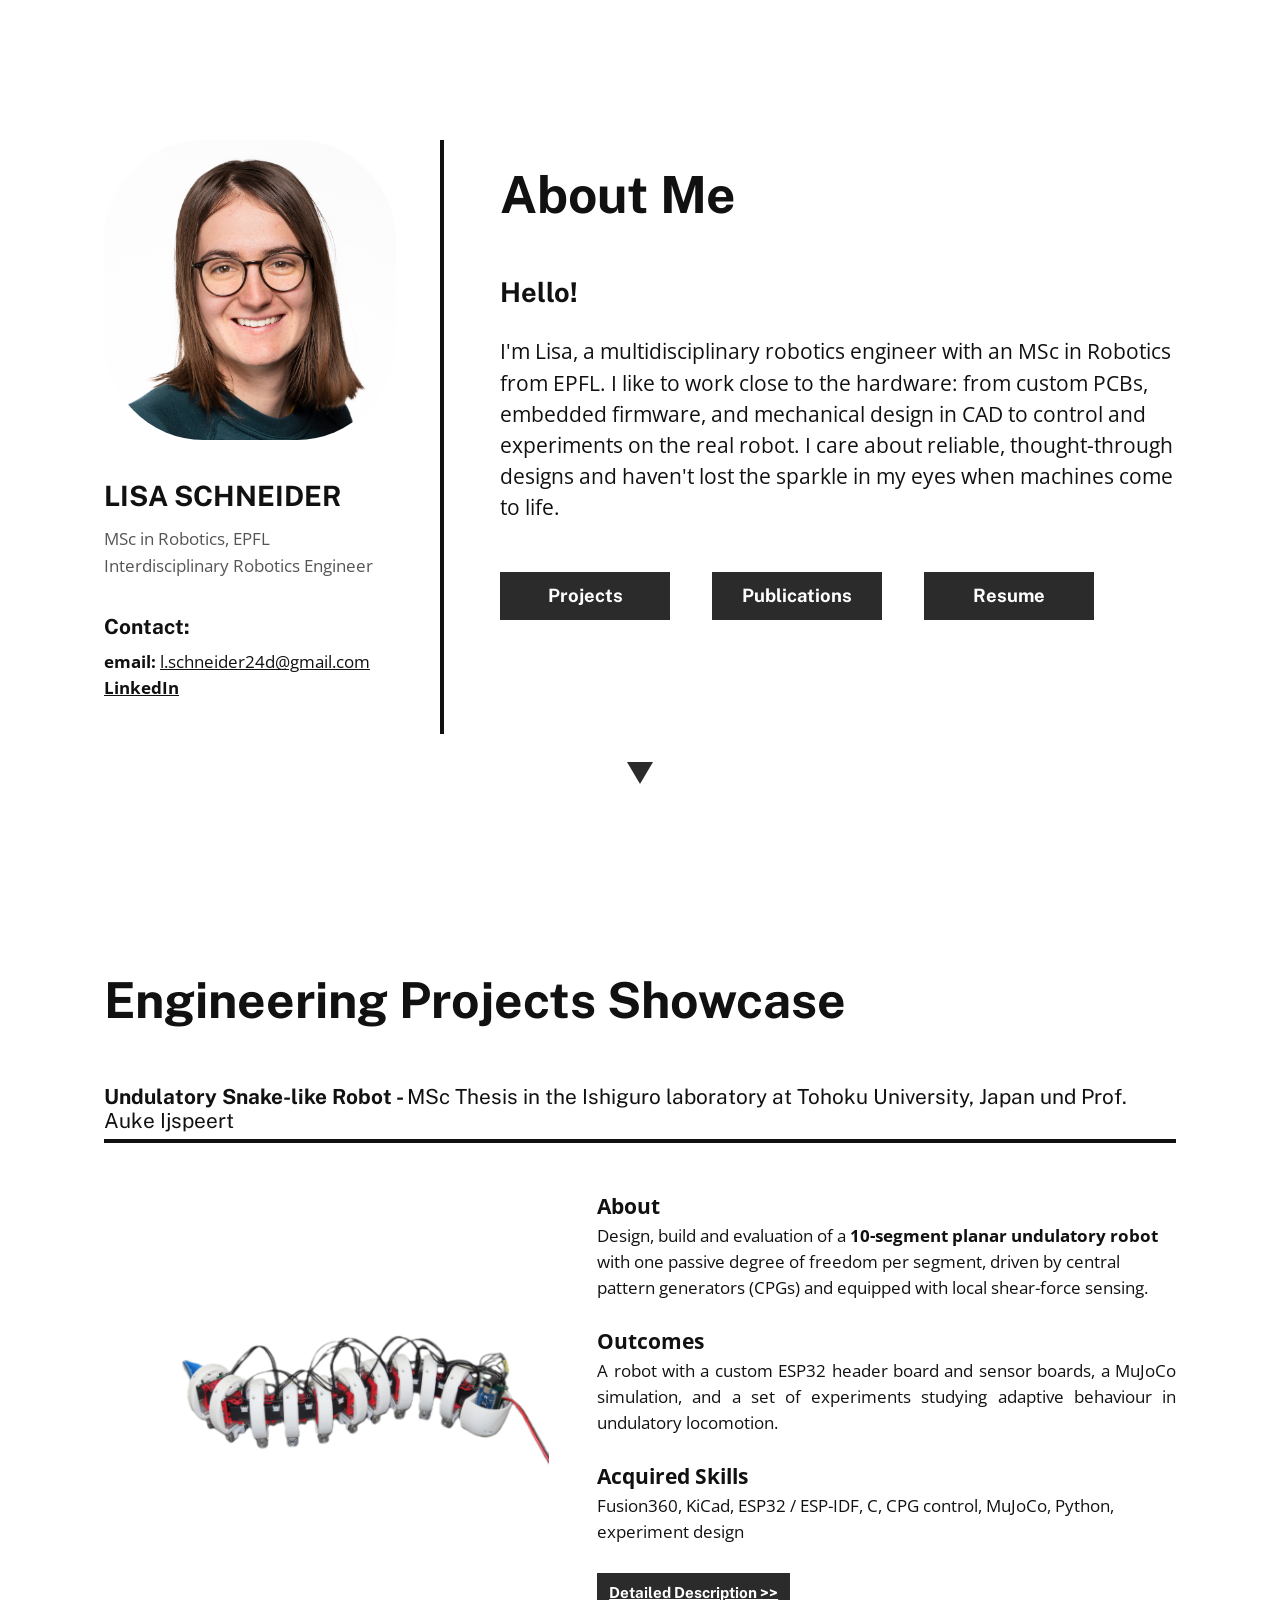
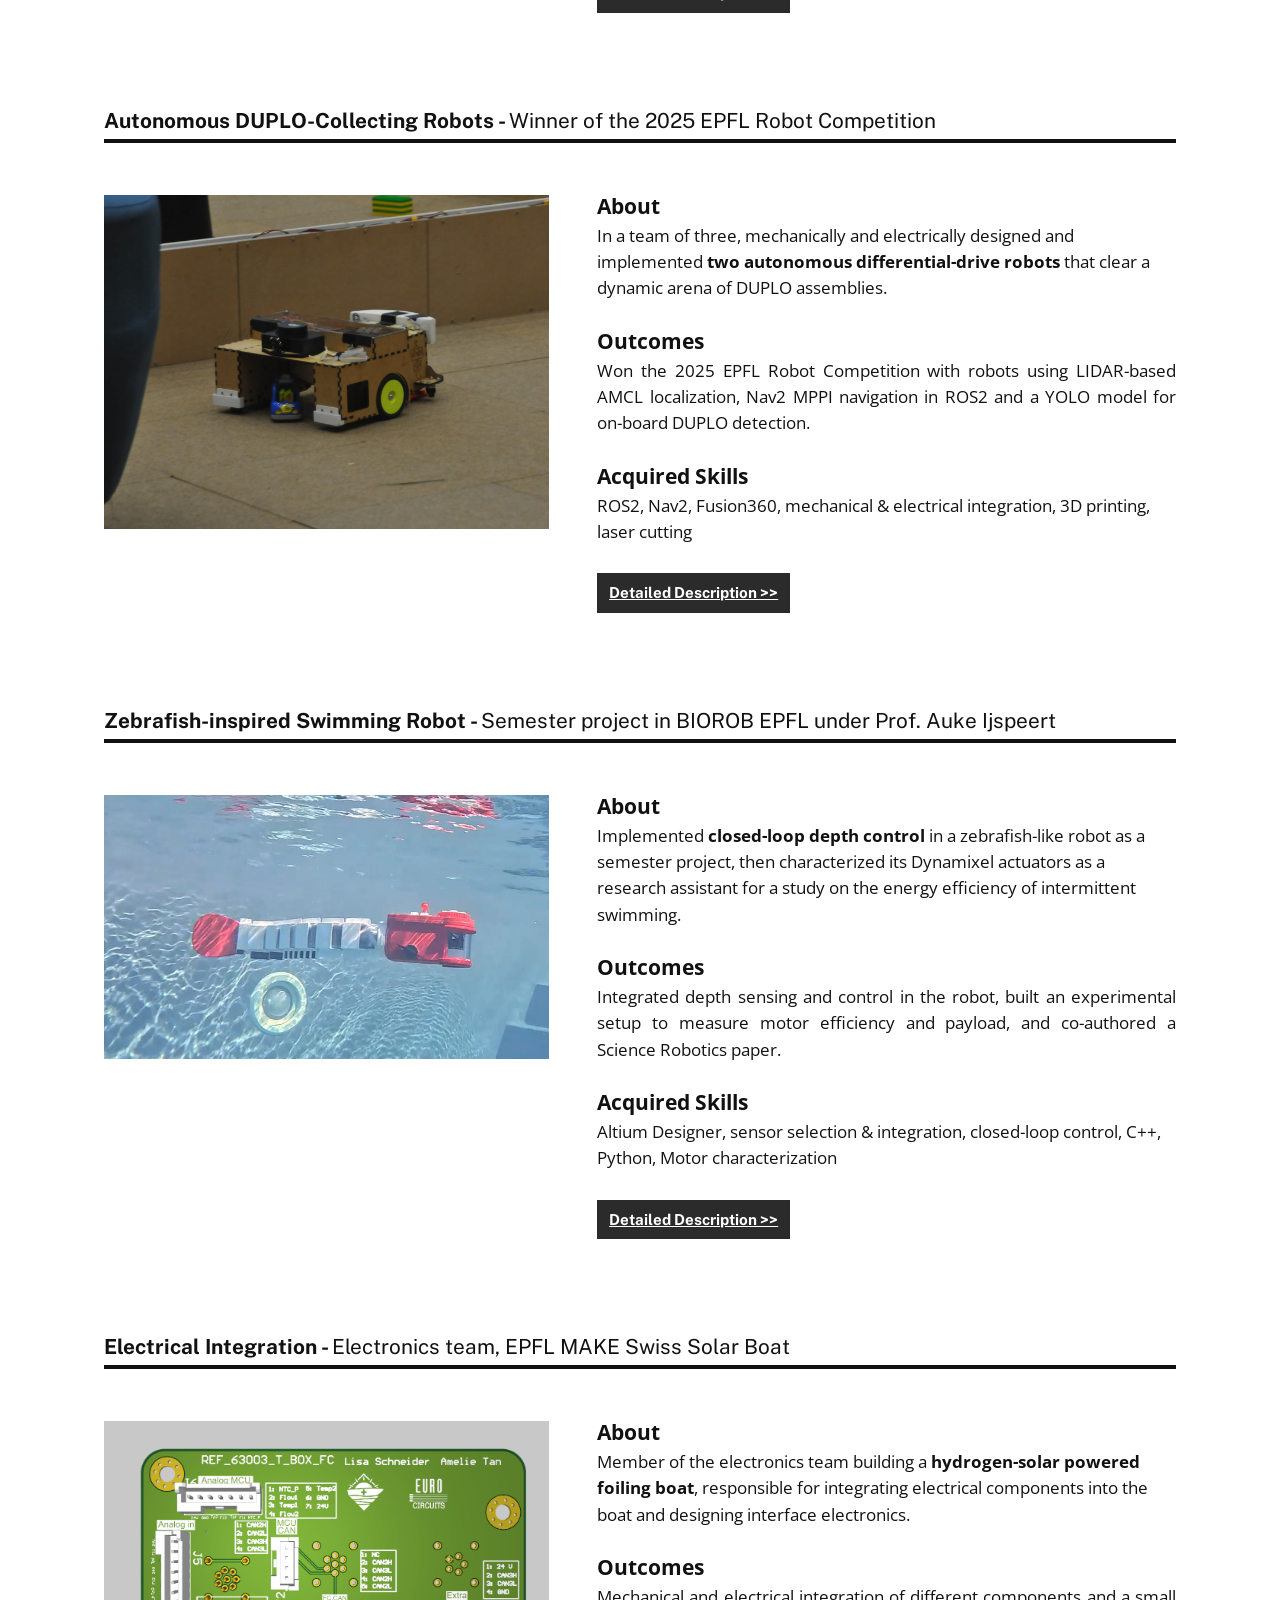
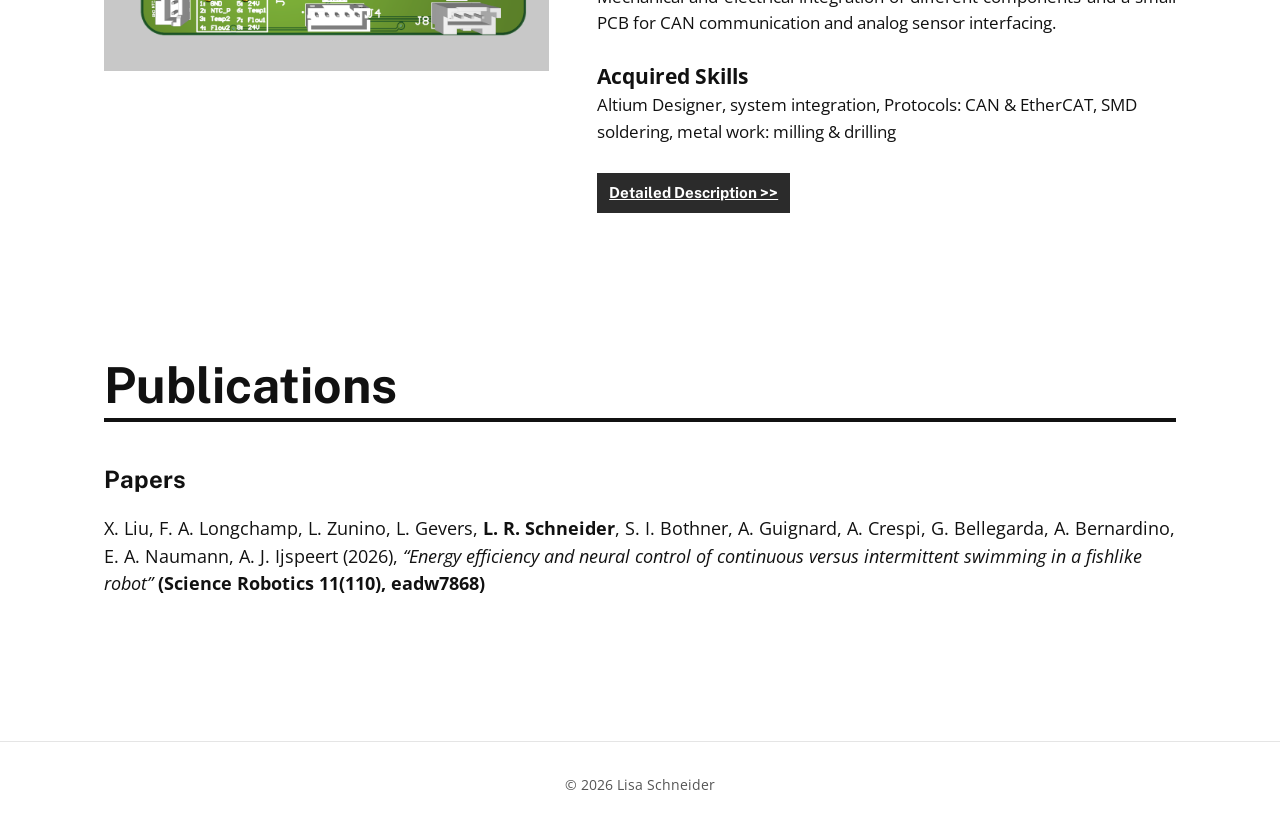
<file: index.html>
<!DOCTYPE html>
<html lang="en">

<head>
  <meta charset="UTF-8">
  <meta name="viewport" content="width=device-width, initial-scale=1">
  <title>Lisa Schneider — Robotics Engineer</title>
  <meta name="description"
    content="Engineering portfolio of Lisa Schneider, MSc in Robotics from EPFL — multidisciplinary robotics engineer working close to the hardware.">
  <link rel="preconnect" href="https://fonts.googleapis.com">
  <link rel="preconnect" href="https://fonts.gstatic.com" crossorigin>
  <link
    href="https://fonts.googleapis.com/css2?family=Open+Sans:ital,wght@0,400;0,600;0,700;1,400&family=Public+Sans:wght@600;700&display=swap"
    rel="stylesheet">
  <link rel="stylesheet" href="assets/css/style.css">
</head>

<body>

  <!-- ================= ABOUT ================= -->
  <header class="hero" id="about">
    <div class="container hero-grid">
      <aside class="hero-profile">
        <!-- Replace assets/img/profile.svg with your photo (e.g. assets/img/profile.jpg) -->
        <img class="profile-pic" src="assets/img/portrait_2023.jpg" alt="Portrait of Lisa Schneider">
        <h2 class="name">Lisa Schneider</h2>
        <p class="tagline">
          MSc in Robotics, EPFL<br>
          Interdisciplinary Robotics Engineer
        </p>
        <h3>Contact:</h3>
        <ul class="contact-list">
          <!-- TODO: add the e-mail address you want to show publicly -->
          <li><strong>email:</strong> <a href="mailto:l.schneider24d@gmail.com">l.schneider24d@gmail.com</a></li>
          <!-- TODO: replace with your LinkedIn profile URL -->
          <li><a href="https://www.linkedin.com/" target="_blank" rel="noopener">LinkedIn</a></li>
        </ul>
      </aside>

      <div class="hero-about">
        <h1>About Me</h1>
        <h2>Hello!</h2>
        <p>
          I'm Lisa, a multidisciplinary robotics engineer with an MSc in Robotics from EPFL. I like to work close to the
          hardware: from custom PCBs, embedded firmware, and mechanical design in CAD to control and experiments on the
          real robot. I care about reliable, thought-through designs and haven't lost the sparkle in my eyes when
          machines come to life.
        </p>
        <div class="button-row">
          <a class="btn" href="#projects">Projects</a>
          <a class="btn" href="#publications">Publications</a>
          <!-- Put a public version of your CV at assets/files/CV_Lisa_Schneider.pdf -->
          <a class="btn" href="assets/files/CV_Lisa_Schneider.pdf" target="_blank" rel="noopener">Resume</a>
        </div>
      </div>
    </div>
    <a class="scroll-down" href="#projects" aria-label="Scroll to projects"></a>
  </header>

  <main>
    <!-- ================= PROJECTS ================= -->
    <section class="section" id="projects">
      <div class="container">
        <h2 class="section-title">Engineering Projects Showcase</h2>

        <!-- Project: Master Thesis -->
        <article class="project">
          <h3 class="project-header">
            <strong>Undulatory Snake-like Robot -</strong>
            <span>MSc Thesis in the Ishiguro laboratory at Tohoku University, Japan und Prof. Auke Ijspeert</span>
          </h3>
          <div class="project-body">
            <img src="assets/img/projects/thesis.png" alt="Snake-like robot (placeholder)">
            <div class="project-text">
              <h4>About</h4>
              <p>
                Design, build and evaluation of a <strong>10-segment planar undulatory robot</strong>
                with one passive degree of freedom per segment, driven by central pattern
                generators (CPGs) and equipped with local shear-force sensing.
              </p>
              <h4>Outcomes</h4>
              <p class="justify">
                A robot with a custom ESP32 header board and sensor boards,
                a MuJoCo simulation, and a set of experiments studying adaptive
                behaviour in undulatory locomotion.
              </p>
              <h4>Acquired Skills</h4>
              <p>Fusion360, KiCad, ESP32 / ESP-IDF, C, CPG control, MuJoCo, Python, experiment design</p>
              <a class="btn btn-small" href="projects/snake-robot.html">Detailed Description &gt;&gt;</a>
            </div>
          </div>
        </article>

        <!-- Project: Robot Competition -->
        <article class="project">
          <h3 class="project-header">
            <strong>Autonomous DUPLO-Collecting Robots -</strong>
            <span>Winner of the 2025 EPFL Robot Competition</span>
          </h3>
          <div class="project-body">
            <img src="assets/img/projects/robot-competition-hinge.png" alt="Competition robots (placeholder)">
            <div class="project-text">
              <h4>About</h4>
              <p>
                In a team of three, mechanically and electrically designed and implemented
                <strong>two autonomous differential-drive robots</strong> that clear a dynamic
                arena of DUPLO assemblies.
              </p>
              <h4>Outcomes</h4>
              <p class="justify">
                Won the 2025 EPFL Robot Competition with robots using LIDAR-based AMCL
                localization, Nav2 MPPI navigation in ROS2 and a YOLO model for on-board
                DUPLO detection.
              </p>
              <h4>Acquired Skills</h4>
              <p>ROS2, Nav2, Fusion360, mechanical &amp; electrical integration, 3D printing, laser cutting</p>
              <a class="btn btn-small" href="projects/robot-competition.html">Detailed Description &gt;&gt;</a>
            </div>
          </div>
        </article>

        <!-- Project: Z-Bot -->
        <article class="project">
          <h3 class="project-header">
            <strong>Zebrafish-inspired Swimming Robot -</strong>
            <span>Semester project in BIOROB EPFL under Prof. Auke Ijspeert</span>
          </h3>
          <div class="project-body">
            <img src="assets/img/projects/z-bot.png" alt="Zebrafish-like robot (placeholder)">
            <div class="project-text">
              <h4>About</h4>
              <p>
                Implemented <strong>closed-loop depth control</strong> in a zebrafish-like robot
                as a semester project, then characterized its Dynamixel actuators as a research
                assistant for a study on the energy efficiency of intermittent swimming.
              </p>
              <h4>Outcomes</h4>
              <p class="justify">
                Integrated depth sensing and control in the robot, built an experimental setup
                to measure motor efficiency and payload, and co-authored a Science Robotics paper.
              </p>
              <h4>Acquired Skills</h4>
              <p>Altium Designer, sensor selection &amp; integration, closed-loop control, C++, Python, Motor
                characterization</p>
              <a class="btn btn-small" href="projects/z-bot.html">Detailed Description &gt;&gt;</a>
            </div>
          </div>
        </article>

        <!-- Project: Swiss Solar Boat -->
        <article class="project">
          <h3 class="project-header">
            <strong>Electrical Integration -</strong>
            <span>Electronics team, EPFL MAKE Swiss Solar Boat</span>
          </h3>
          <div class="project-body">
            <img src="assets/img/projects/swiss-solar-boat-PCB.png" alt="Swiss Solar Boat (placeholder)">
            <div class="project-text">
              <h4>About</h4>
              <p>
                Member of the electronics team building a <strong>hydrogen-solar powered
                  foiling boat</strong>, responsible for integrating electrical components into
                the boat and designing interface electronics.
              </p>
              <h4>Outcomes</h4>
              <p class="justify">
                Mechanical and electrical integration of different components and a small PCB
                for CAN communication and analog sensor interfacing.
              </p>
              <h4>Acquired Skills</h4>
              <p>Altium Designer, system integration, Protocols: CAN &amp; EtherCAT, SMD soldering, metal work: milling
                &amp; drilling</p>
              <a class="btn btn-small" href="projects/solar-boat.html">Detailed Description &gt;&gt;</a>
            </div>
          </div>
        </article>
      </div>
    </section>

    <!-- ================= PUBLICATIONS ================= -->
    <section class="section publications" id="publications">
      <div class="container">
        <h2 class="section-title underlined">Publications</h2>
        <h3>Papers</h3>
        <ul class="pub-list">
          <li>
            X. Liu, F. A. Longchamp, L. Zunino, L. Gevers, <strong>L. R. Schneider</strong>, S. I. Bothner,
            A. Guignard, A. Crespi, G. Bellegarda, A. Bernardino, E. A. Naumann, A. J. Ijspeert (2026),
            <a href="https://www.science.org/doi/10.1126/scirobotics.adw7868" target="_blank" rel="noopener"><em>“Energy
                efficiency and neural control of continuous versus intermittent swimming in a fishlike robot”</em></a>
            <span class="venue">(Science Robotics 11(110), eadw7868)</span>
          </li>
        </ul>
      </div>
    </section>
  </main>

  <footer class="site-footer">
    <div class="container">© 2026 Lisa Schneider</div>
  </footer>

</body>

</html>
</file>
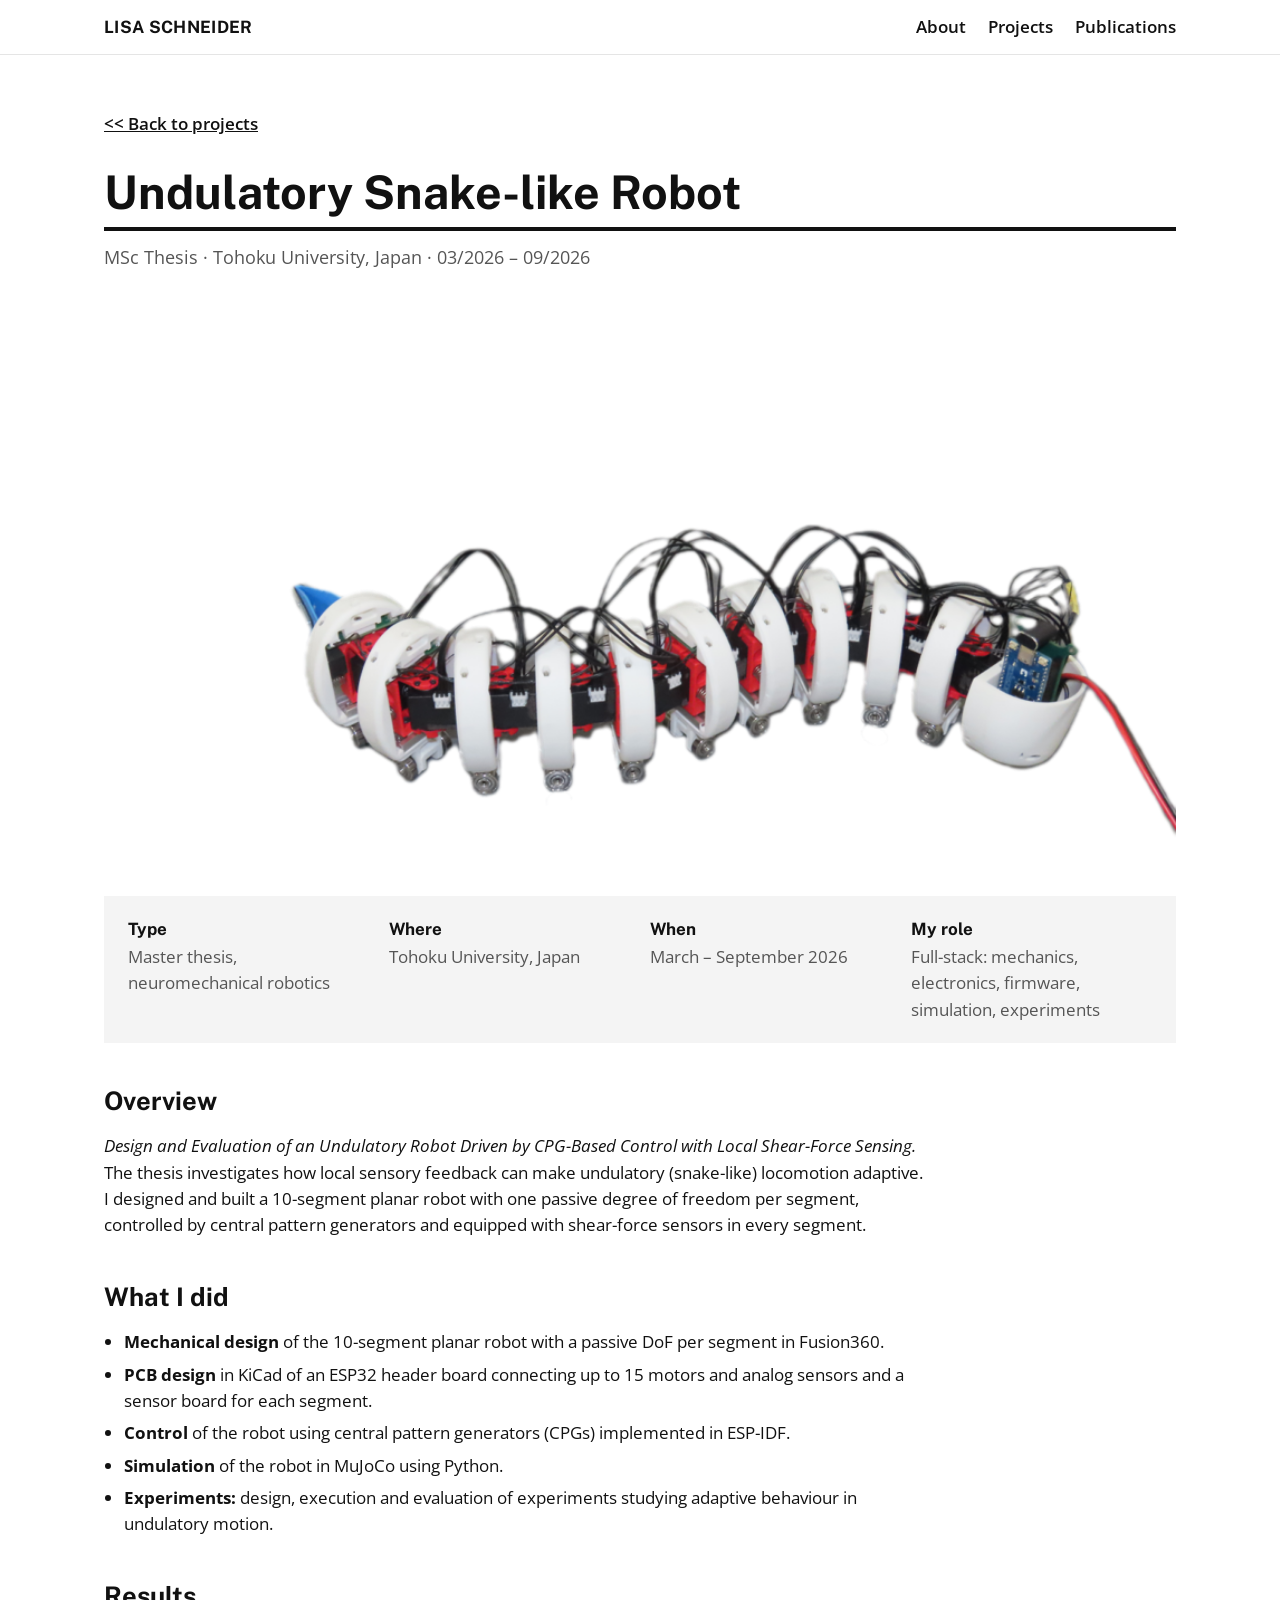
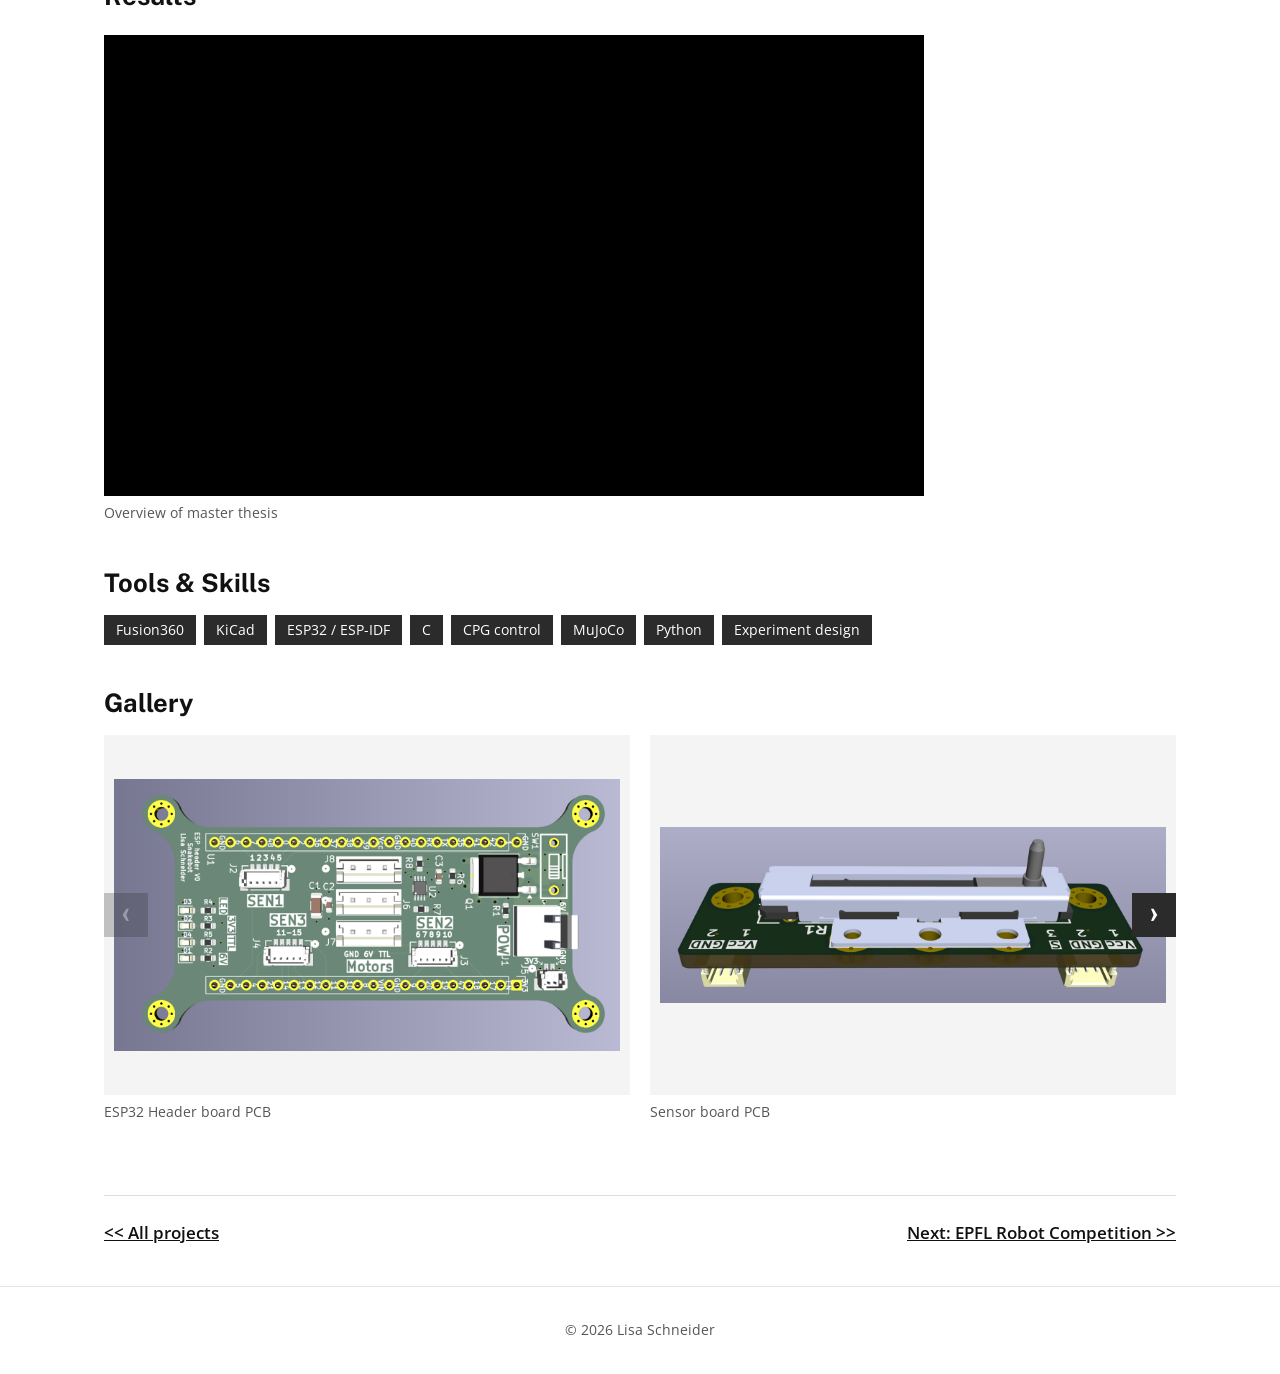
<file: projects/snake-robot.html>
<!DOCTYPE html>
<html lang="en">

<head>
  <meta charset="UTF-8">
  <meta name="viewport" content="width=device-width, initial-scale=1">
  <title>Snake-like Robot — Lisa Schneider</title>
  <link rel="preconnect" href="https://fonts.googleapis.com">
  <link rel="preconnect" href="https://fonts.gstatic.com" crossorigin>
  <link
    href="https://fonts.googleapis.com/css2?family=Open+Sans:ital,wght@0,400;0,600;0,700;1,400&family=Public+Sans:wght@600;700&display=swap"
    rel="stylesheet">
  <link rel="stylesheet" href="../assets/css/style.css">
  <script src="../assets/js/gallery.js" defer></script>
</head>

<body>
  <nav class="site-nav">
    <div class="container">
      <a class="brand" href="../index.html">Lisa Schneider</a>
      <ul>
        <li><a href="../index.html#about">About</a></li>
        <li><a href="../index.html#projects">Projects</a></li>
        <li><a href="../index.html#publications">Publications</a></li>
      </ul>
    </div>
  </nav>

  <main class="container">
    <header class="detail-hero">
      <a class="back" href="../index.html#projects">&lt;&lt; Back to projects</a>
      <h1>Undulatory Snake-like Robot</h1>
      <p class="subtitle">MSc Thesis · Tohoku University, Japan · 03/2026 – 09/2026</p>
    </header>

    <figure class="detail-cover">
      <img src="../assets/img/projects/thesis.png" alt="Snake-like robot (placeholder)">
    </figure>

    <section class="detail-content">
      <dl class="facts">
        <div>
          <dt>Type</dt>
          <dd>Master thesis, neuromechanical robotics</dd>
        </div>
        <div>
          <dt>Where</dt>
          <dd>Tohoku University, Japan</dd>
        </div>
        <div>
          <dt>When</dt>
          <dd>March – September 2026</dd>
        </div>
        <div>
          <dt>My role</dt>
          <dd>Full-stack: mechanics, electronics, firmware, simulation, experiments</dd>
        </div>
      </dl>

      <h2>Overview</h2>
      <p>
        <em>Design and Evaluation of an Undulatory Robot Driven by CPG-Based Control with Local
          Shear-Force Sensing.</em> The thesis investigates how local sensory feedback can make
        undulatory (snake-like) locomotion adaptive. I designed and built a 10-segment planar
        robot with one passive degree of freedom per segment, controlled by central pattern
        generators and equipped with shear-force sensors in every segment.
      </p>
      <!-- TODO: expand with motivation, research question and key results -->

      <h2>What I did</h2>
      <ul>
        <li><strong>Mechanical design</strong> of the 10-segment planar robot with a passive DoF per segment in
          Fusion360.</li>
        <li><strong>PCB design</strong> in KiCad of an ESP32 header board connecting up
          to 15 motors and analog sensors and a sensor board for each segment.</li>
        <li><strong>Control</strong> of the robot using central pattern generators (CPGs) implemented in ESP-IDF.</li>
        <li><strong>Simulation</strong> of the robot in MuJoCo using Python.</li>
        <li><strong>Experiments:</strong> design, execution and evaluation of experiments studying adaptive behaviour in
          undulatory motion.</li>
      </ul>

      <h2>Results</h2>
      <p>
      <figure class="video">
        <div class="video-frame">
          <iframe width="560" height="315" src="https://www.youtube.com/embed/eBCqutgYKqc?si=3ln_1T83XXRuj4Ge"
            title="YouTube video player" frameborder="0"
            allow="accelerometer; autoplay; clipboard-write; encrypted-media; gyroscope; picture-in-picture; web-share"
            referrerpolicy="strict-origin-when-cross-origin" allowfullscreen></iframe>
        </div>
        <figcaption>Overview of master thesis</figcaption>
      </figure>
      </p>

      <h2>Tools &amp; Skills</h2>
      <ul class="tags">
        <li>Fusion360</li>
        <li>KiCad</li>
        <li>ESP32 / ESP-IDF</li>
        <li>C</li>
        <li>CPG control</li>
        <li>MuJoCo</li>
        <li>Python</li>
        <li>Experiment design</li>
      </ul>

      <h2>Gallery</h2>
      <div class="gallery">
        <figure><img src="../assets/img/projects/thesis-esp_header_rendered.png" alt="Placeholder">
          <figcaption>ESP32 Header board PCB</figcaption>
        </figure>
        <figure><img src="../assets/img/projects/thesis_sensor_board_rendered.png" alt="Placeholder">
          <figcaption>Sensor board PCB</figcaption>
        </figure>
        <figure><img src="../assets/img/projects/thesis-3d_model_24_segments.png" alt="Placeholder">
          <figcaption>Robot model in MuJoCo</figcaption>
        </figure>
      </div>

      <nav class="project-pager">
        <a href="../index.html#projects">&lt;&lt; All projects</a>
        <a href="robot-competition.html">Next: EPFL Robot Competition &gt;&gt;</a>
      </nav>
    </section>
  </main>

  <footer class="site-footer">
    <div class="container">© 2026 Lisa Schneider</div>
  </footer>
</body>

</html>
</file>
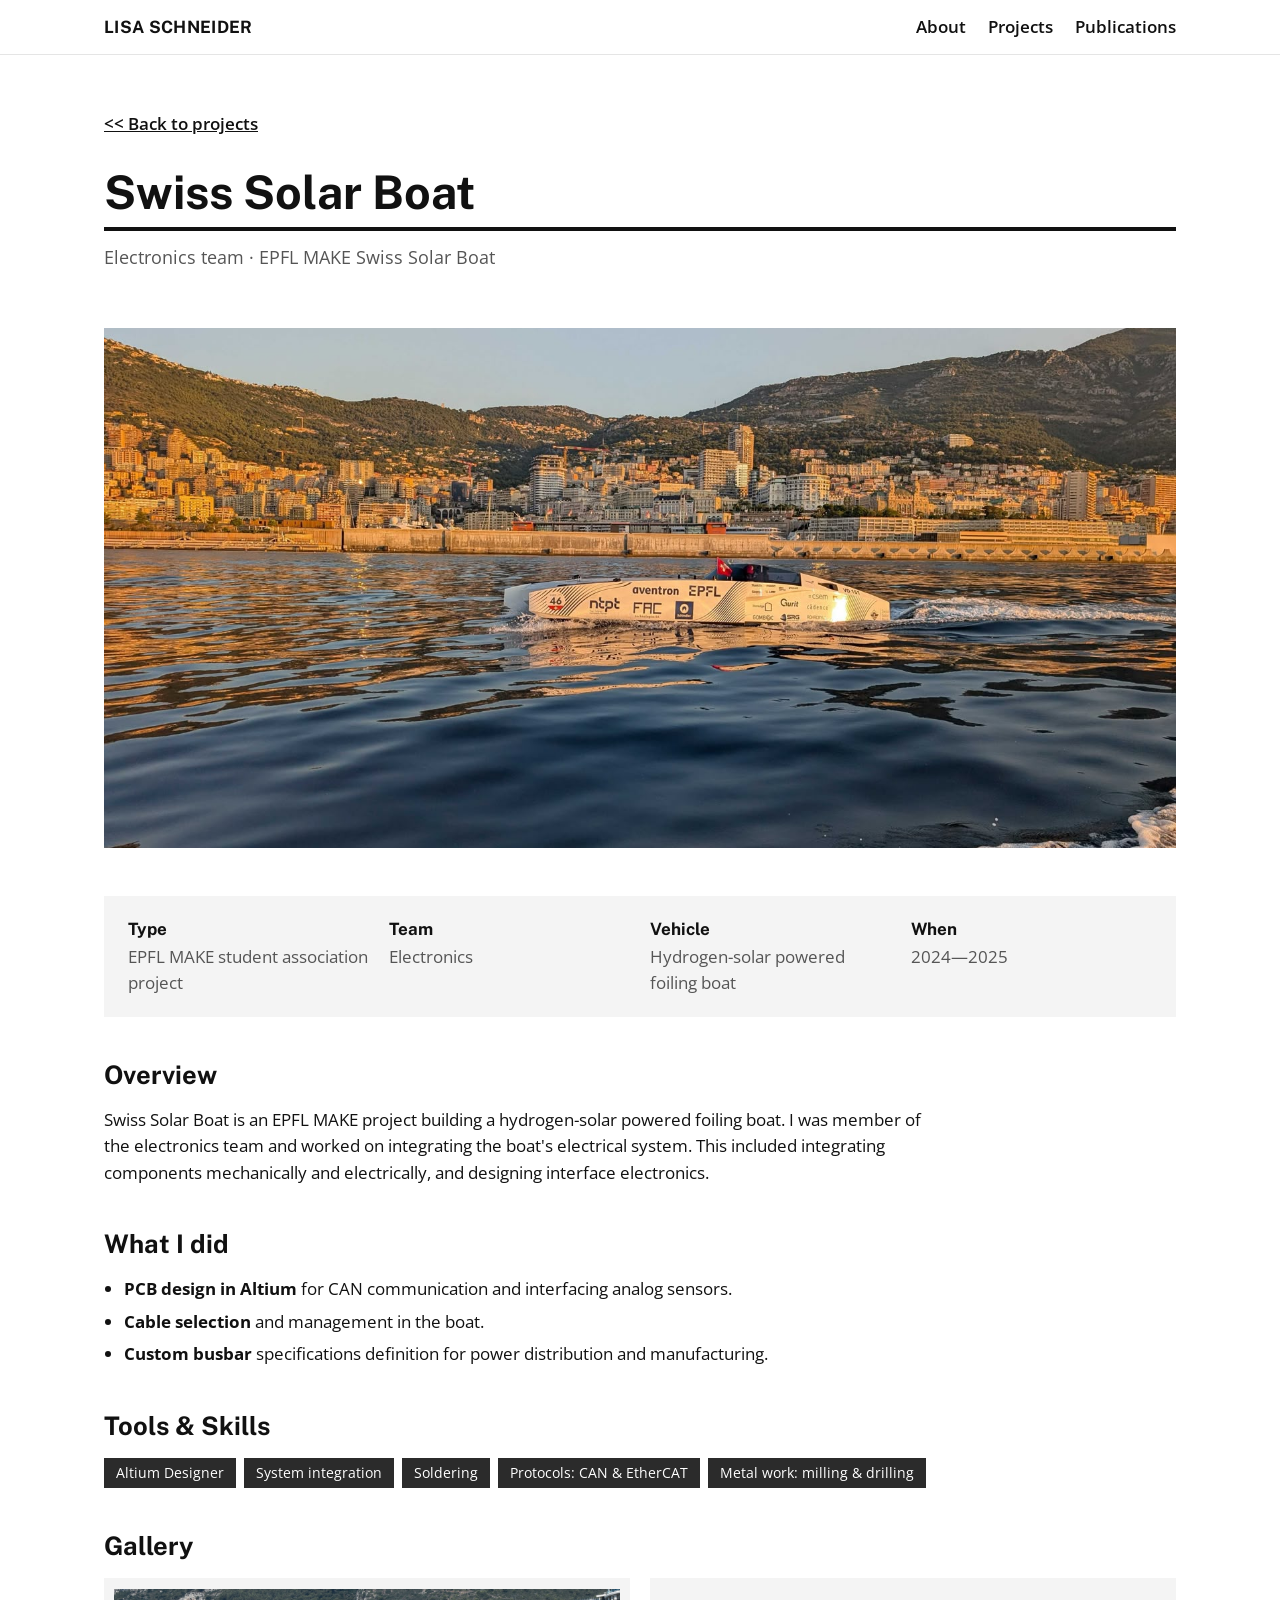
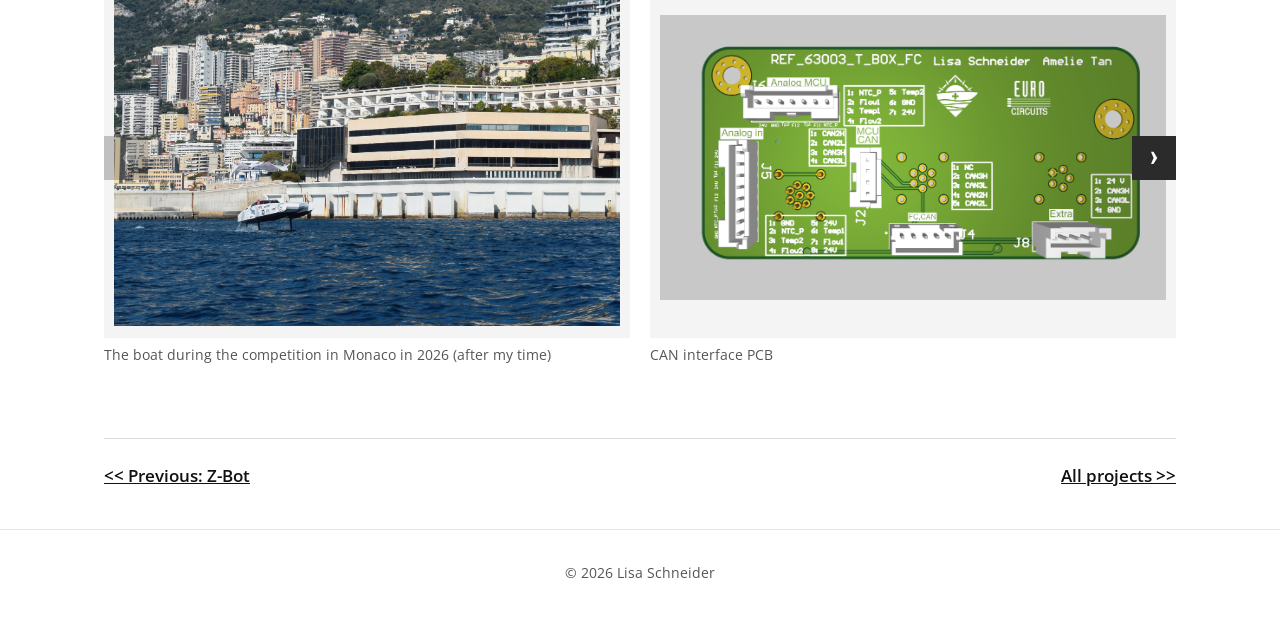
<file: projects/solar-boat.html>
<!DOCTYPE html>
<html lang="en">

<head>
  <meta charset="UTF-8">
  <meta name="viewport" content="width=device-width, initial-scale=1">
  <title>Swiss Solar Boat — Lisa Schneider</title>
  <link rel="preconnect" href="https://fonts.googleapis.com">
  <link rel="preconnect" href="https://fonts.gstatic.com" crossorigin>
  <link
    href="https://fonts.googleapis.com/css2?family=Open+Sans:ital,wght@0,400;0,600;0,700;1,400&family=Public+Sans:wght@600;700&display=swap"
    rel="stylesheet">
  <link rel="stylesheet" href="../assets/css/style.css">
  <script src="../assets/js/gallery.js" defer></script>
</head>

<body>
  <nav class="site-nav">
    <div class="container">
      <a class="brand" href="../index.html">Lisa Schneider</a>
      <ul>
        <li><a href="../index.html#about">About</a></li>
        <li><a href="../index.html#projects">Projects</a></li>
        <li><a href="../index.html#publications">Publications</a></li>
      </ul>
    </div>
  </nav>

  <main class="container">
    <header class="detail-hero">
      <a class="back" href="../index.html#projects">&lt;&lt; Back to projects</a>
      <h1>Swiss Solar Boat</h1>
      <p class="subtitle">Electronics team · EPFL MAKE Swiss Solar Boat</p>
    </header>

    <figure class="detail-cover">
      <img src="../assets/img/projects/swiss-solar-boat-boat.png.jpeg" alt="Swiss Solar Boat (placeholder)">
    </figure>

    <section class="detail-content">
      <dl class="facts">
        <div>
          <dt>Type</dt>
          <dd>EPFL MAKE student association project</dd>
        </div>
        <div>
          <dt>Team</dt>
          <dd>Electronics</dd>
        </div>
        <div>
          <dt>Vehicle</dt>
          <dd>Hydrogen-solar powered foiling boat</dd>
        </div>
        <!-- TODO: add dates -->
        <div>
          <dt>When</dt>
          <dd>2024—2025</dd>
        </div>
      </dl>

      <h2>Overview</h2>
      <p>
        Swiss Solar Boat is an EPFL MAKE project building a hydrogen-solar powered foiling boat.
        I was member of the electronics team and worked on integrating the boat's electrical system. This included
        integrating components mechanically and electrically, and designing interface
        electronics.
      </p>

      <h2>What I did</h2>
      <ul>
        <li><strong>PCB design in Altium</strong> for CAN communication and interfacing analog sensors.</li>
        <li><strong>Cable selection</strong> and management in the boat.</li>
        <li><strong>Custom busbar</strong> specifications definition for power distribution and manufacturing.</li>
        <!-- TODO: add details, e.g. testing, races, challenges -->
      </ul>

      <h2>Tools &amp; Skills</h2>
      <ul class="tags">
        <li>Altium Designer</li>
        <li>System integration</li>
        <li>Soldering</li>
        <li>Protocols: CAN &amp; EtherCAT</li>
        <li>Metal work: milling &amp; drilling</li>
      </ul>

      <h2>Gallery</h2>
      <div class="gallery">
        <figure><img src="../assets/img/projects/swiss-solar-boat-boat_2.png.jpeg" alt="Placeholder">
          <figcaption>The boat during the competition in Monaco in 2026 (after my time)</figcaption>
        </figure>
        <figure><img src="../assets/img/projects/swiss-solar-boat-PCB.png" alt="Placeholder">
          <figcaption>CAN interface PCB</figcaption>
        </figure>
        <figure><img src="../assets/img/projects/swiss-solar-boat_busbars.jpeg" alt="Placeholder">
          <figcaption>A pair of the manufactured busbars to distribute the low voltage.</figcaption>
        </figure>
        <figure><img src="../assets/img/projects/swiss-solar-boat_splitter_in_boat.jpeg" alt="Placeholder">
          <figcaption>Electrical Implementation on the boat.</figcaption>
        </figure>
      </div>

      <nav class="project-pager">
        <a href="z-bot.html">&lt;&lt; Previous: Z-Bot</a>
        <a href="../index.html#projects">All projects &gt;&gt;</a>
      </nav>
    </section>
  </main>

  <footer class="site-footer">
    <div class="container">© 2026 Lisa Schneider</div>
  </footer>
</body>

</html>
</file>
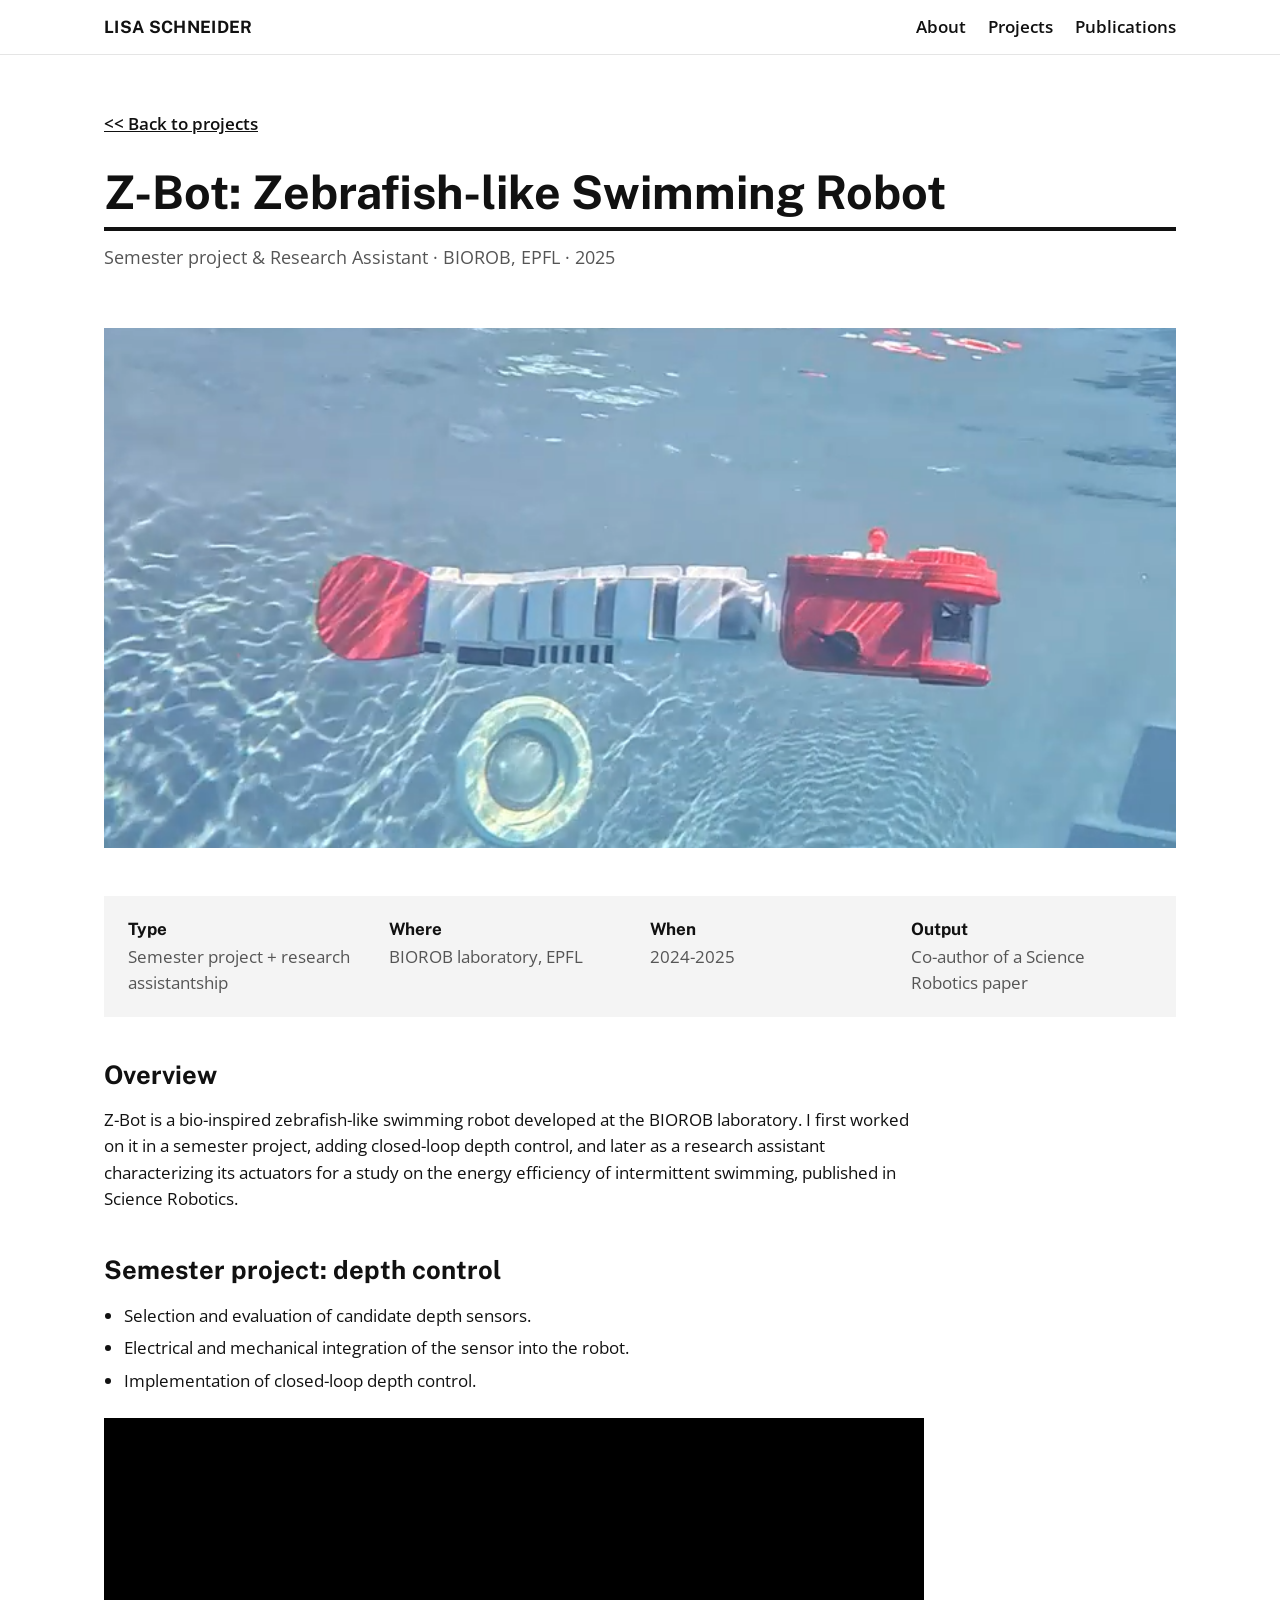
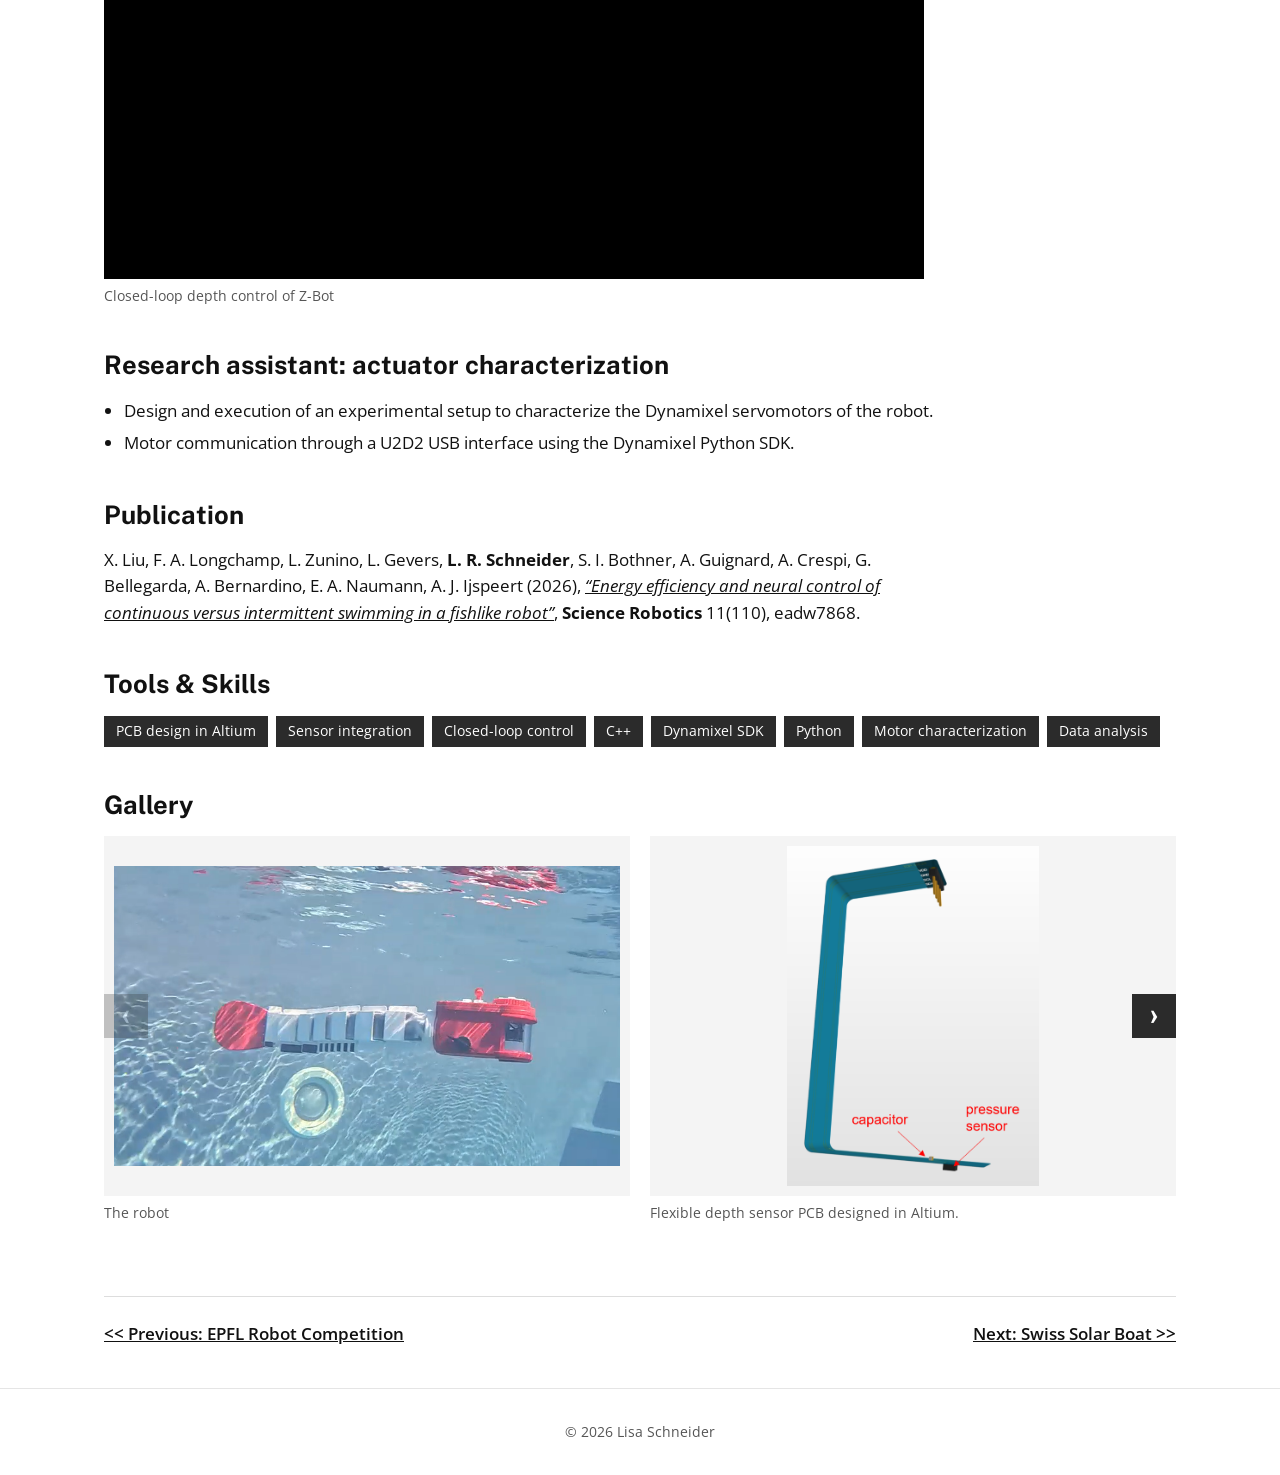
<file: projects/z-bot.html>
<!DOCTYPE html>
<html lang="en">

<head>
  <meta charset="UTF-8">
  <meta name="viewport" content="width=device-width, initial-scale=1">
  <title>Z-Bot — Lisa Schneider</title>
  <link rel="preconnect" href="https://fonts.googleapis.com">
  <link rel="preconnect" href="https://fonts.gstatic.com" crossorigin>
  <link
    href="https://fonts.googleapis.com/css2?family=Open+Sans:ital,wght@0,400;0,600;0,700;1,400&family=Public+Sans:wght@600;700&display=swap"
    rel="stylesheet">
  <link rel="stylesheet" href="../assets/css/style.css">
  <script src="../assets/js/gallery.js" defer></script>
</head>

<body>
  <nav class="site-nav">
    <div class="container">
      <a class="brand" href="../index.html">Lisa Schneider</a>
      <ul>
        <li><a href="../index.html#about">About</a></li>
        <li><a href="../index.html#projects">Projects</a></li>
        <li><a href="../index.html#publications">Publications</a></li>
      </ul>
    </div>
  </nav>

  <main class="container">
    <header class="detail-hero">
      <a class="back" href="../index.html#projects">&lt;&lt; Back to projects</a>
      <h1>Z-Bot: Zebrafish-like Swimming Robot</h1>
      <p class="subtitle">Semester project &amp; Research Assistant · BIOROB, EPFL · 2025</p>
    </header>

    <figure class="detail-cover">
      <img src="../assets/img/projects/z-bot.png" alt="Zebrafish-like robot">
    </figure>

    <section class="detail-content">
      <dl class="facts">
        <div>
          <dt>Type</dt>
          <dd>Semester project + research assistantship</dd>
        </div>
        <div>
          <dt>Where</dt>
          <dd>BIOROB laboratory, EPFL</dd>
        </div>
        <div>
          <dt>When</dt>
          <dd>2024-2025</dd>
        </div>
        <div>
          <dt>Output</dt>
          <dd>Co-author of a Science Robotics paper</dd>
        </div>
      </dl>

      <h2>Overview</h2>
      <p>
        Z-Bot is a bio-inspired zebrafish-like swimming robot developed at the BIOROB laboratory.
        I first worked on it in a semester project, adding closed-loop depth control, and later
        as a research assistant characterizing its actuators for a study on the energy efficiency
        of intermittent swimming, published in Science Robotics.
      </p>

      <h2>Semester project: depth control</h2>
      <ul>
        <li>Selection and evaluation of candidate depth sensors.</li>
        <li>Electrical and mechanical integration of the sensor into the robot.</li>
        <li>Implementation of closed-loop depth control.</li>
      </ul>
      <figure class="video">
        <div class="video-frame">
          <iframe width="560" height="315" src="https://www.youtube.com/embed/WSSjidElEIQ?si=FaBya3IPPsTTTwKb"
            title="YouTube video player" frameborder="0"
            allow="accelerometer; autoplay; clipboard-write; encrypted-media; gyroscope; picture-in-picture; web-share"
            referrerpolicy="strict-origin-when-cross-origin" allowfullscreen></iframe>
        </div>
        <figcaption>Closed-loop depth control of Z-Bot</figcaption>
      </figure>

      <h2>Research assistant: actuator characterization</h2>
      <ul>
        <li>Design and execution of an experimental setup to characterize the Dynamixel servomotors of the robot.</li>
        <li>Motor communication through a U2D2 USB interface using the Dynamixel Python SDK.</li>
      </ul>

      <h2>Publication</h2>
      <p>
        X. Liu, F. A. Longchamp, L. Zunino, L. Gevers, <strong>L. R. Schneider</strong>, S. I. Bothner,
        A. Guignard, A. Crespi, G. Bellegarda, A. Bernardino, E. A. Naumann, A. J. Ijspeert (2026),
        <a href="https://www.science.org/doi/10.1126/scirobotics.adw7868" target="_blank" rel="noopener"><em>“Energy
            efficiency and neural control of continuous versus intermittent swimming in a fishlike robot”</em></a>,
        <strong>Science Robotics</strong> 11(110), eadw7868.
      </p>

      <h2>Tools &amp; Skills</h2>
      <ul class="tags">
        <li>PCB design in Altium</li>
        <li>Sensor integration</li>
        <li>Closed-loop control</li>
        <li>C++</li>
        <li>Dynamixel SDK</li>
        <li>Python</li>
        <li>Motor characterization</li>
        <li>Data analysis</li>
      </ul>

      <h2>Gallery</h2>
      <div class="gallery">
        <figure><img src="../assets/img/projects/z-bot.png" alt="Placeholder">
          <figcaption>The robot</figcaption>
        </figure>
        <figure><img src="../assets/img/projects/zbot-BMP585_final_PCB_3D_annotated.PNG" alt="Placeholder">
          <figcaption>Flexible depth sensor PCB designed in Altium.</figcaption>
        </figure>
        <figure><img src="../assets/img/projects/zbot-BMP585_final.jpg" alt="Placeholder">
          <figcaption>Final assembled PCB.</figcaption>
        </figure>
      </div>

      <nav class="project-pager">
        <a href="robot-competition.html">&lt;&lt; Previous: EPFL Robot Competition</a>
        <a href="solar-boat.html">Next: Swiss Solar Boat &gt;&gt;</a>
      </nav>
    </section>
  </main>

  <footer class="site-footer">
    <div class="container">© 2026 Lisa Schneider</div>
  </footer>
</body>

</html>
</file>
<file: assets/css/style.css>
/* ==========================================================================
   Lisa Schneider — Engineering Portfolio
   ========================================================================== */

:root {
  --text: #111;
  --muted: #555;
  --dark: #2b2b2b;
  --line: #111;
  --bg: #fff;
  --max: 1120px;
  --font-head: "Public Sans", system-ui, sans-serif;
  --font-body: "Open Sans", system-ui, sans-serif;
}

*,
*::before,
*::after { box-sizing: border-box; }

html { scroll-behavior: smooth; }

body {
  margin: 0;
  background: var(--bg);
  color: var(--text);
  font-family: var(--font-body);
  font-size: 17px;
  line-height: 1.55;
}

img { max-width: 100%; display: block; }

a { color: inherit; }

h1, h2, h3, h4 {
  font-family: var(--font-head);
  font-weight: 700;
  line-height: 1.15;
  margin: 0;
}

.container {
  max-width: var(--max);
  margin: 0 auto;
  padding: 0 24px;
}

/* ---------- Navigation (detail pages) ---------- */
.site-nav {
  border-bottom: 1px solid #e5e5e5;
}
.site-nav .container {
  display: flex;
  align-items: center;
  justify-content: space-between;
  gap: 16px;
  padding-top: 14px;
  padding-bottom: 14px;
  flex-wrap: wrap;
}
.site-nav .brand {
  font-family: var(--font-head);
  font-weight: 700;
  text-decoration: none;
  letter-spacing: .02em;
  text-transform: uppercase;
}
.site-nav ul {
  list-style: none;
  display: flex;
  gap: 22px;
  margin: 0;
  padding: 0;
}
.site-nav ul a { text-decoration: none; font-weight: 600; }
.site-nav ul a:hover { text-decoration: underline; }

/* ---------- Buttons ---------- */
.btn {
  display: inline-block;
  background: var(--dark);
  color: #fff;
  font-family: var(--font-head);
  font-weight: 700;
  font-size: 1.15rem;
  text-decoration: none;
  padding: 10px 28px;
  min-width: 170px;
  text-align: center;
  transition: background .15s ease;
}
.btn:hover,
.btn:focus-visible { background: #000; text-decoration: underline; }
.btn-small { font-size: .95rem; min-width: 0; padding: 8px 12px; text-decoration: underline; }

/* ---------- Hero / About ---------- */
.hero {
  min-height: 100vh;
  display: flex;
  flex-direction: column;
  justify-content: center;
  padding: 48px 0 24px;
}
.hero-grid {
  display: grid;
  grid-template-columns: 340px minmax(0, 1fr);
}
.hero-profile {
  padding-right: 44px;
  border-right: 4px solid var(--line);
  padding-bottom: 32px;
}
.profile-pic {
  width: 300px;
  height: 300px;
  object-fit: cover;
  object-position: 50% 0%; /* anchor crop to the top so the whole head is visible */
  border-radius: 34%;
  margin: 0 auto 40px;
}
.hero-profile .name {
  font-size: 1.75rem;
  text-transform: uppercase;
  margin-bottom: 14px;
}
.hero-profile .tagline { color: var(--muted); margin: 0 0 36px; }
.hero-profile h3 { font-size: 1.3rem; margin-bottom: 10px; }
.contact-list { list-style: none; padding: 0; margin: 0; }
.contact-list a { font-weight: 700; }

.hero-about { padding: 26px 0 0 56px; }
.hero-about h1 { font-size: clamp(2.4rem, 4vw, 3.3rem); margin-bottom: 52px; }
.hero-about h2 { font-size: 1.7rem; margin-bottom: 28px; }
.hero-about p  { font-size: 1.3rem; line-height: 1.5; margin: 0 0 48px; max-width: 700px; }

.button-row { display: flex; flex-wrap: wrap; gap: 20px 42px; }

.scroll-down {
  display: block;
  width: 0;
  height: 0;
  margin: 28px auto 0;
  border-left: 13px solid transparent;
  border-right: 13px solid transparent;
  border-top: 22px solid var(--dark);
  animation: bob 2s ease-in-out infinite;
}
@keyframes bob { 50% { transform: translateY(6px); } }

/* ---------- Section headings ---------- */
.section { padding: 72px 0; }
.section-title {
  font-size: clamp(2.2rem, 4vw, 3.1rem);
  margin-bottom: 56px;
}
.section-title.underlined {
  border-bottom: 4px solid var(--line);
  padding-bottom: 4px;
  margin-bottom: 44px;
}

/* ---------- Project cards ---------- */
.project { margin-bottom: 96px; }
.project:last-child { margin-bottom: 0; }

.project-header {
  font-size: 1.3rem;
  border-bottom: 4px solid var(--line);
  padding-bottom: 6px;
  margin-bottom: 52px;
}
.project-header strong { font-weight: 700; }

.project-body {
  display: grid;
  grid-template-columns: 1fr 1.3fr;
  gap: 48px;
  align-items: start;
}
/* Images keep their natural aspect ratio (never cropped); very tall ones are capped */
.project-body img { width: 100%; height: auto; max-height: 440px; object-fit: contain; }

.project-text h4 { font-family: var(--font-body); font-size: 1.3rem; margin: 0 0 4px; }
.project-text p  { margin: 0 0 28px; }
.project-text .justify { text-align: justify; }

/* ---------- Publications ---------- */
.publications h3 { font-size: 1.5rem; margin-bottom: 22px; }
.pub-list { list-style: none; padding: 0; margin: 0 0 32px; }
.pub-list li { margin-bottom: 18px; font-size: 1.1rem; }
.pub-list em { font-style: italic; }
.pub-list a { text-decoration: none; }
.pub-list a:hover em { text-decoration: underline; }
.pub-list .venue { font-weight: 700; }

/* ---------- Detail pages ---------- */
.detail-hero { padding: 56px 0 24px; }
.detail-hero .back { display: inline-block; margin-bottom: 28px; font-weight: 600; }
.detail-hero h1 {
  font-size: clamp(2rem, 4vw, 2.9rem);
  border-bottom: 4px solid var(--line);
  padding-bottom: 8px;
  margin-bottom: 12px;
}
.detail-hero .subtitle { color: var(--muted); font-size: 1.15rem; margin: 0; }

.detail-cover { margin: 32px 0 48px; }
.detail-cover img { width: 100%; max-height: 520px; object-fit: cover; }

.detail-content h2 { font-size: 1.6rem; margin: 44px 0 14px; }
.detail-content p,
.detail-content li { max-width: 820px; }
.detail-content ul { padding-left: 1.2em; }
.detail-content li { margin-bottom: 6px; }

.facts {
  display: grid;
  grid-template-columns: repeat(auto-fit, minmax(200px, 1fr));
  gap: 20px;
  margin: 0 0 12px;
  padding: 20px 24px;
  background: #f4f4f4;
}
.facts dt { font-weight: 700; font-family: var(--font-head); }
.facts dd { margin: 2px 0 0; color: var(--muted); }

.tags { display: flex; flex-wrap: wrap; gap: 8px; list-style: none; padding: 0 !important; }
.tags li { background: var(--dark); color: #fff; padding: 4px 12px; font-size: .9rem; margin: 0; }

/* Slider: arrows and full-screen viewer are added by assets/js/gallery.js */
.gallery-slider { position: relative; margin-top: 16px; }
.gallery {
  --per-view: 2; /* images visible at once */
  --gap: 20px;
  position: relative;
  display: flex;
  gap: var(--gap);
  margin-top: 16px;
  overflow-x: auto;
  scroll-snap-type: x mandatory;
  scrollbar-width: none;
}
.gallery::-webkit-scrollbar { display: none; }
.gallery-slider .gallery { margin-top: 0; }
.gallery figure {
  flex: 0 0 calc((100% - (var(--per-view) - 1) * var(--gap)) / var(--per-view));
  min-width: 0;
  margin: 0;
  scroll-snap-align: start;
}
/* Uniform frames; images of any aspect ratio are shown whole (letterboxed), never cropped */
.gallery img {
  width: 100%;
  height: 360px;
  object-fit: contain;
  background: #f4f4f4;
  padding: 10px;
}
.gallery figcaption { font-size: .9rem; color: var(--muted); margin-top: 6px; }
.gallery-open {
  display: block;
  width: 100%;
  padding: 0;
  border: 0;
  background: none;
  cursor: zoom-in;
}
.gallery-open:focus-visible { outline: 3px solid var(--dark); outline-offset: -3px; }

.gallery-arrow {
  position: absolute;
  top: 180px; /* middle of the image frames */
  transform: translateY(-50%);
  width: 44px;
  height: 44px;
  padding: 0 0 5px;
  border: 0;
  background: var(--dark);
  color: #fff;
  font: 700 2rem/1 var(--font-head);
  cursor: pointer;
  transition: background .15s ease, opacity .15s ease;
}
.gallery-arrow.prev { left: 0; }
.gallery-arrow.next { right: 0; }
.gallery-arrow:hover { background: #000; }
.gallery-arrow:disabled { opacity: .25; cursor: default; }
.gallery-arrow[hidden] { display: none; }

/* ---------- Full-screen image viewer ---------- */
html:has(.lightbox[open]) { overflow: hidden; }
.lightbox {
  position: fixed;
  inset: 0;
  width: 100%;
  height: 100%;
  max-width: none;
  max-height: none;
  margin: 0;
  padding: 0;
  border: 0;
  overflow: hidden;
  background: #fff; /* light, as several images have transparent backgrounds */
  color: var(--text);
}
.lightbox[open] { display: flex; flex-direction: column; }
.lightbox-stage {
  flex: 1;
  min-height: 0;
  margin-top: 60px;
  overflow: hidden;
  cursor: zoom-in;
  touch-action: none;
  user-select: none;
}
.lightbox-stage.zoomed { cursor: grab; }
.lightbox-stage.zoomed:active { cursor: grabbing; }
.lightbox-stage img { width: 100%; height: 100%; object-fit: contain; }
.lightbox-caption {
  margin: 0;
  padding: 12px 16px;
  text-align: center;
  color: var(--muted);
}
.lightbox-bar { position: absolute; top: 8px; right: 8px; display: flex; gap: 4px; }
.lightbox-bar button {
  min-width: 44px;
  height: 44px;
  border: 0;
  background: var(--dark);
  color: #fff;
  font: 700 1.4rem/1 var(--font-head);
  cursor: pointer;
}
.lightbox-bar .zoom-level { min-width: 72px; font-size: .95rem; }
.lightbox-bar button:hover { background: #000; }
.lightbox-bar button:disabled { opacity: .35; cursor: default; }
.lightbox .gallery-arrow { top: 50%; }
.lightbox button:focus-visible,
.gallery-arrow:focus-visible { outline: 3px solid #6aa5ff; outline-offset: -3px; }

.project-pager {
  display: flex;
  justify-content: space-between;
  gap: 16px;
  flex-wrap: wrap;
  margin: 72px 0 0;
  padding-top: 24px;
  border-top: 1px solid #ddd;
}
.project-pager a { font-weight: 600; }

/* ---------- Footer ---------- */
.site-footer {
  padding: 32px 0;
  margin-top: 40px;
  border-top: 1px solid #e5e5e5;
  color: var(--muted);
  font-size: .9rem;
  text-align: center;
}

/* ---------- Responsive ---------- */
@media (max-width: 900px) {
  .hero { min-height: auto; }
  .hero-grid { grid-template-columns: minmax(0, 1fr); }
  .hero-profile {
    border-right: 0;
    border-bottom: 4px solid var(--line);
    padding: 0 0 32px;
    text-align: center;
  }
  .hero-about { padding: 36px 0 0; }
  .hero-about h1 { margin-bottom: 28px; }
  .hero-about p { font-size: 1.15rem; margin-bottom: 32px; }
  .project-body { grid-template-columns: minmax(0, 1fr); gap: 28px; }
  .project-header { margin-bottom: 28px; }
}

@media (max-width: 520px) {
  .gallery { --per-view: 1; }
  body { font-size: 16px; }
  .container { padding: 0 16px; }
  .profile-pic { width: 220px; height: 220px; }
  .btn { min-width: 0; flex: 1 1 100%; }
  .button-row { gap: 14px; }
  .site-nav ul { gap: 14px; font-size: .95rem; }
}

.project-header span { font-weight: 400; }
.contact-list li a[href^="mailto"] { font-weight: 400; }

/* ---------- Embedded video (16:9, responsive) ---------- */
.video { margin: 24px 0 8px; max-width: 820px; }
.video-frame { position: relative; aspect-ratio: 16 / 9; background: #000; }
.video-frame iframe { position: absolute; inset: 0; width: 100%; height: 100%; border: 0; }
.video figcaption { font-size: .9rem; color: var(--muted); margin-top: 6px; }
</file>
